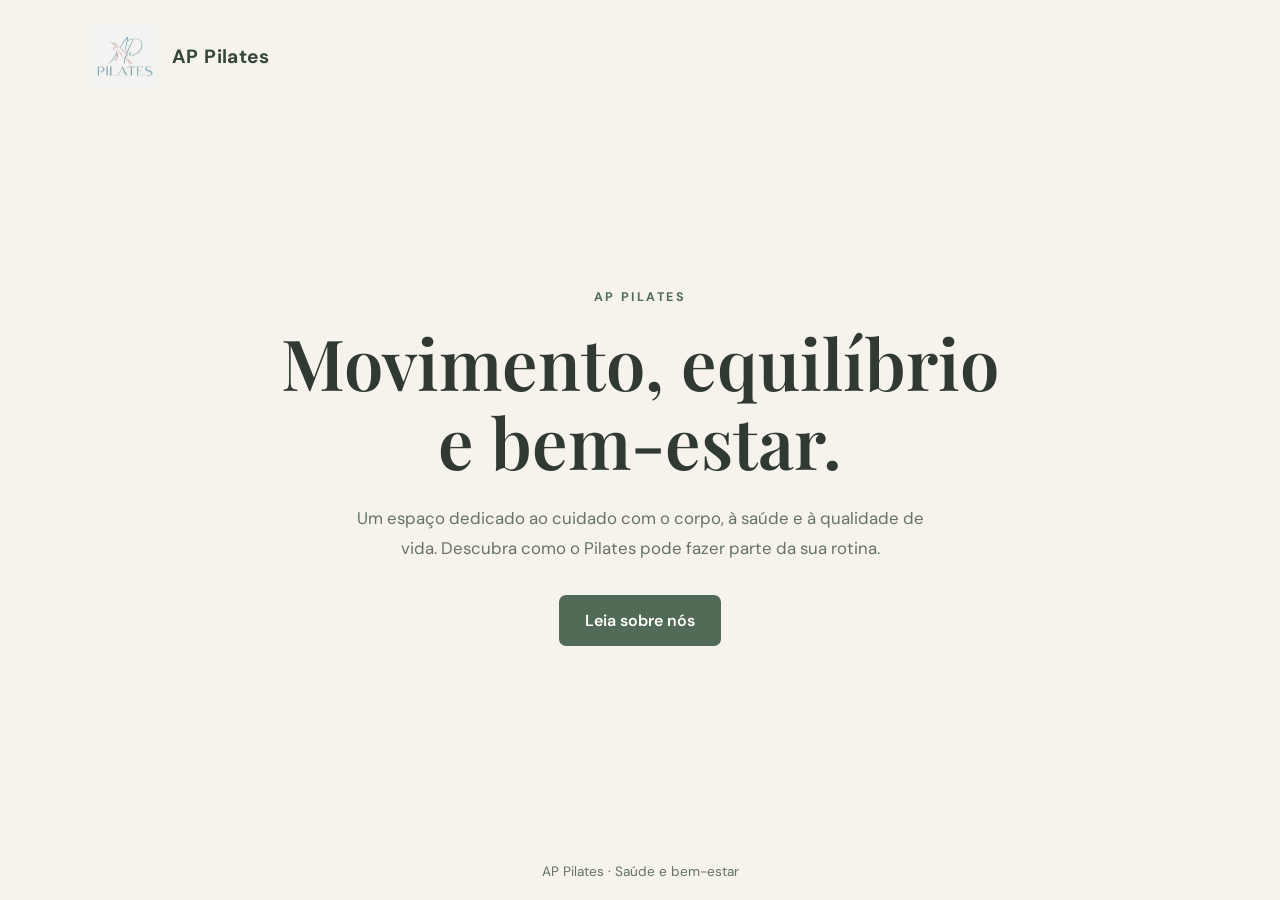
<file: index.html>
<!DOCTYPE html>
<html lang="pt-BR">
<head>
  <meta charset="UTF-8">
  <meta name="viewport" content="width=device-width, initial-scale=1.0">
  <meta name="description" content="AP Pilates — movimento, equilíbrio e bem-estar.">
  <title>AP Pilates | Movimento e bem-estar</title>
  <link rel="stylesheet" href="style.css">
</head>
<body class="pagina-inicial">
  <header class="cabecalho">
    <a class="marca" href="index.html" aria-label="AP Pilates - página inicial">
      <img src="imagens/logo.jpeg" alt="Logo do AP Pilates">
    </a>
    <span class="nome-estudio">AP Pilates</span>
  </header>

  <main class="conteudo-inicial">
    <p class="sobretitulo">AP PILATES</p>
    <h1>Movimento, equilíbrio e bem-estar.</h1>
    <p class="descricao">
      Um espaço dedicado ao cuidado com o corpo, à saúde e à qualidade de vida.
      Descubra como o Pilates pode fazer parte da sua rotina.
    </p>
    <a class="botao botao-institucional" href="declaracao.html">Leia sobre nós</a>
  </main>

  <footer class="rodape">
    <p>AP Pilates · Saúde e bem-estar</p>
  </footer>
</body>
</html>
</file>
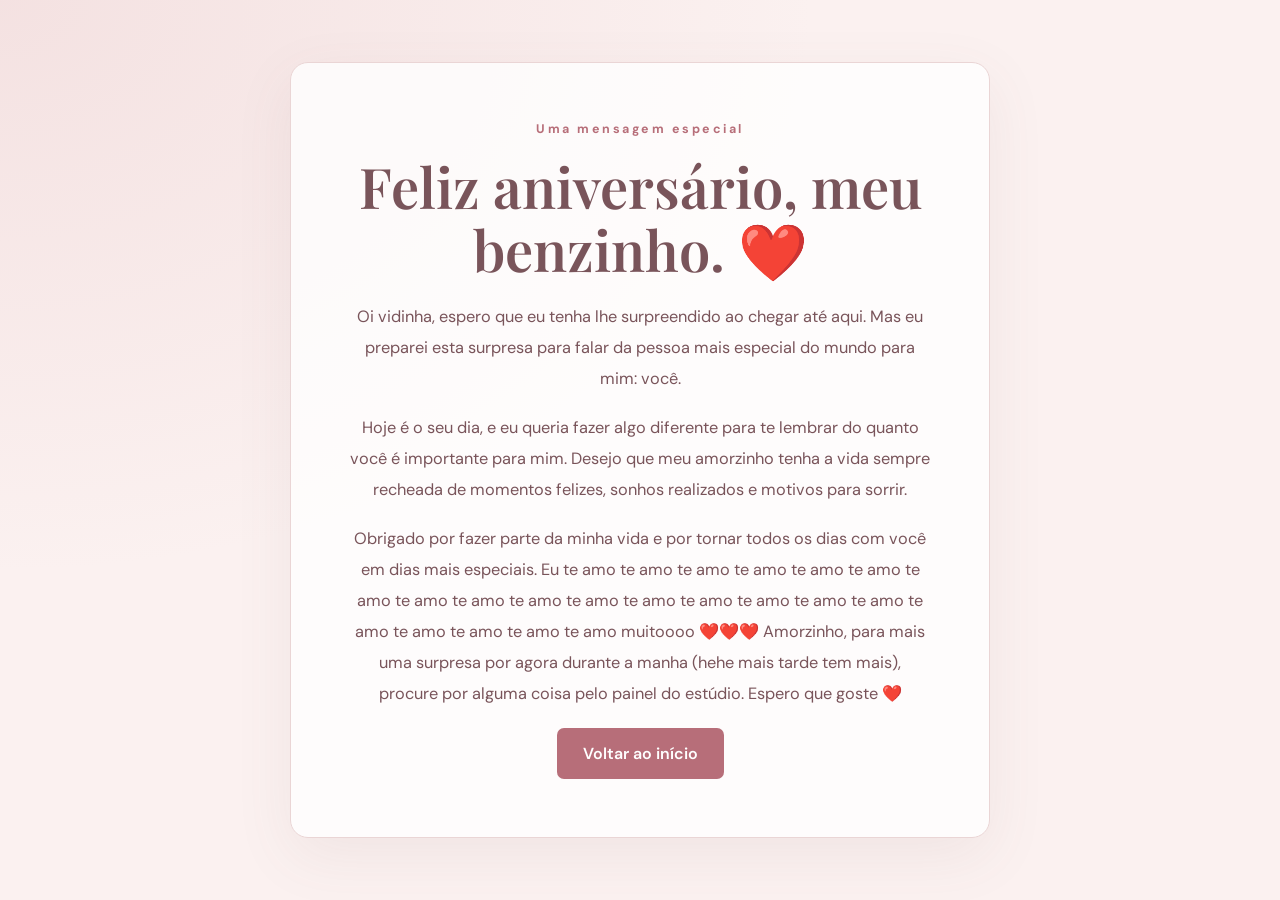
<file: declaracao.html>
<!DOCTYPE html>
<html lang="pt-BR">
<head>
  <meta charset="UTF-8">
  <meta name="viewport" content="width=device-width, initial-scale=1.0">
  <title>Uma mensagem especial</title>
  <link rel="stylesheet" href="style.css">
</head>
<body class="pagina-declaracao">
  <main class="cartao-declaracao">
    <p class="sobretitulo romantico">Uma mensagem especial</p>
    <h1>Feliz aniversário, meu benzinho. ❤️</h1>

    <p>
      Oi vidinha, espero que eu tenha lhe surpreendido ao chegar até aqui. Mas eu preparei esta surpresa para falar da pessoa mais especial do mundo para mim: você.
    </p>

    <p>
      Hoje é o seu dia, e eu queria fazer algo diferente para te lembrar do
      quanto você é importante para mim. Desejo que meu amorzinho tenha a vida sempre recheada
      de momentos felizes, sonhos realizados e motivos para sorrir.
    </p>

    <p>
      Obrigado por fazer parte da minha vida e por tornar todos os dias com você em dias mais
      especiais. Eu te amo te amo te amo te amo te amo te amo te amo te amo te amo te amo te amo te amo te amo te amo te amo te amo te amo te amo te amo te amo te amo muitoooo ❤️❤️❤️
      Amorzinho, para mais uma surpresa por agora durante a manha (hehe mais tarde tem mais), procure por alguma coisa pelo painel do estúdio. Espero que goste ❤️
    </p>
    <a class="botao botao-romantico" href="index.html">Voltar ao início</a>
  </main>
</body>
</html>
</file>
<file: style.css>
@import url('https://fonts.googleapis.com/css2?family=DM+Sans:wght@400;500;600;700&family=Playfair+Display:wght@500;600;700&display=swap');

:root {
  --verde: #526b56;
  --verde-escuro: #34463a;
  --fundo: #f6f3ed;
  --texto: #303a32;
  --muted: #667168;
  --rosa: #b76e79;
  --rosa-escuro: #79545a;
  --rosa-fundo: #fbf1f0;
}

* {
  box-sizing: border-box;
}

body {
  margin: 0;
  min-height: 100vh;
  font-family: 'DM Sans', sans-serif;
}

.pagina-inicial {
  display: flex;
  flex-direction: column;
  color: var(--texto);
  background: var(--fundo);
}

.cabecalho {
  display: flex;
  align-items: center;
  gap: 14px;
  width: min(1100px, calc(100% - 40px));
  margin: 0 auto;
  padding: 22px 0;
}

.marca {
  display: inline-flex;
  align-items: center;
  justify-content: center;
}

.marca img {
  display: block;
  width: 68px;
  height: 68px;
  object-fit: contain;
}

.nome-estudio {
  color: var(--verde-escuro);
  font-size: 1.2rem;
  font-weight: 700;
  letter-spacing: 0.02em;
}

.conteudo-inicial {
  width: min(760px, calc(100% - 40px));
  margin: auto;
  padding: 70px 0 90px;
  text-align: center;
}

.sobretitulo {
  margin: 0 0 18px;
  color: var(--verde);
  font-size: 0.78rem;
  font-weight: 700;
  letter-spacing: 0.2em;
}

h1 {
  margin: 0 auto 22px;
  font-family: 'Playfair Display', Georgia, serif;
  font-size: clamp(2.4rem, 6vw, 4.4rem);
  font-weight: 600;
  line-height: 1.12;
}

.descricao {
  max-width: 590px;
  margin: 0 auto 32px;
  color: var(--muted);
  font-size: 1.05rem;
  line-height: 1.8;
}

.botao {
  display: inline-block;
  padding: 14px 25px;
  border: 1px solid transparent;
  border-radius: 7px;
  font-weight: 600;
  text-align: center;
  text-decoration: none;
  transition: transform 180ms ease, background 180ms ease;
}

.botao:hover {
  transform: translateY(-2px);
}

.botao-institucional {
  color: #fff;
  background: var(--verde);
}

.botao-institucional:hover {
  background: var(--verde-escuro);
}

.rodape {
  padding: 20px;
  color: var(--muted);
  font-size: 0.85rem;
  text-align: center;
}

.rodape p {
  margin: 0;
}

/* A declaração só aparece na página declaracao.html. */
.pagina-declaracao {
  display: grid;
  place-items: center;
  padding: 32px 18px;
  color: var(--rosa-escuro);
  background:
    radial-gradient(ellipse at top left, rgba(226, 185, 187, 0.28), transparent 45%),
    var(--rosa-fundo);
}

.cartao-declaracao {
  width: min(700px, 100%);
  padding: clamp(28px, 6vw, 58px);
  border: 1px solid #ead5d5;
  border-radius: 18px;
  background: rgba(255, 255, 255, 0.78);
  box-shadow: 0 18px 60px rgba(121, 84, 90, 0.08);
  text-align: center;
  animation: aparecer 700ms ease both;
}

.romantico {
  color: var(--rosa);
}

.cartao-declaracao h1 {
  color: var(--rosa-escuro);
  font-size: clamp(2.1rem, 5vw, 3.5rem);
}

.cartao-declaracao p:not(.sobretitulo):not(.assinatura) {
  margin: 0 auto 18px;
  font-size: 1.02rem;
  line-height: 1.9;
}

.assinatura {
  margin: 28px 0;
  color: var(--rosa);
  font-family: 'Playfair Display', Georgia, serif;
  font-size: 1.35rem;
  line-height: 1.7;
}

.botao-romantico {
  color: #fff;
  background: var(--rosa);
}

.botao-romantico:hover {
  background: var(--rosa-escuro);
}

@keyframes aparecer {
  from {
    opacity: 0;
    transform: translateY(12px);
  }
  to {
    opacity: 1;
    transform: translateY(0);
  }
}

@media (max-width: 480px) {
  .cabecalho {
    width: calc(100% - 28px);
  }

  .conteudo-inicial {
    width: calc(100% - 32px);
    padding: 50px 0 65px;
  }

  .marca img {
    width: 58px;
    height: 58px;
  }
}

@media (prefers-reduced-motion: reduce) {
  *, *::before, *::after {
    animation-duration: 0.01ms !important;
    transition-duration: 0.01ms !important;
  }
}
</file>
